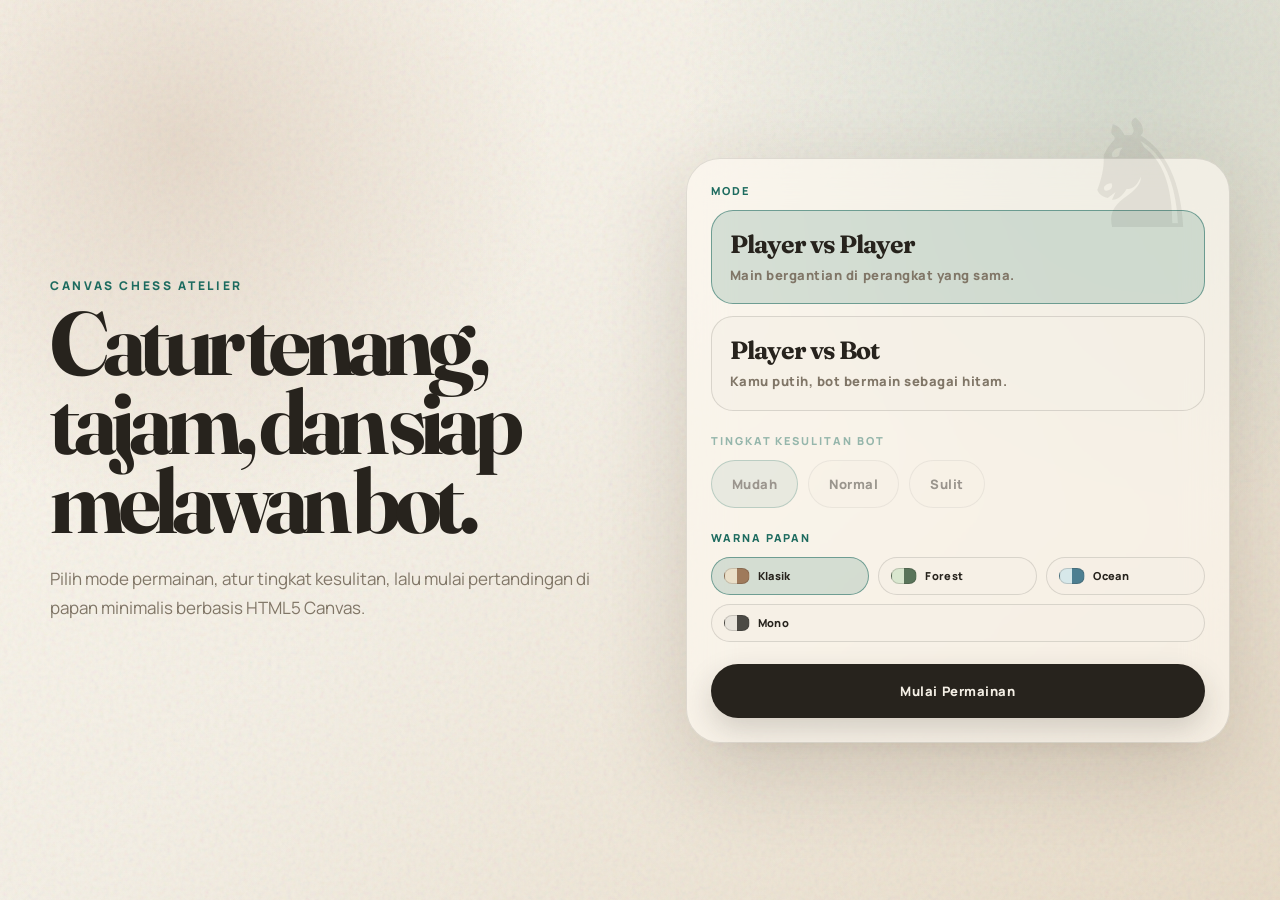
<file: chess-canvas/index.html>
<!DOCTYPE html>
<html lang="id">
<head>
  <meta charset="UTF-8" />
  <meta name="viewport" content="width=device-width, initial-scale=1.0" />
  <title>Canvas Chess</title>
  <link rel="preconnect" href="https://fonts.googleapis.com">
  <link rel="preconnect" href="https://fonts.gstatic.com" crossorigin>
  <link href="https://fonts.googleapis.com/css2?family=Fraunces:opsz,wght@9..144,600;9..144,700&family=Manrope:wght@400;600;700&display=swap" rel="stylesheet">
  <link rel="stylesheet" href="style.css" />
</head>
<body>
  <main class="shell">
    <section id="menuScreen" class="menu-screen">
      <div class="menu-copy">
        <p class="eyebrow">Canvas Chess Atelier</p>
        <h1>Catur tenang, tajam, dan siap melawan bot.</h1>
        <p class="menu-lead">Pilih mode permainan, atur tingkat kesulitan, lalu mulai pertandingan di papan minimalis berbasis HTML5 Canvas.</p>
      </div>

      <div class="menu-card">
        <div class="menu-group">
          <span class="label">Mode</span>
          <div class="option-grid">
            <button class="option-button active" type="button" data-mode="pvp">
              <strong>Player vs Player</strong>
              <span>Main bergantian di perangkat yang sama.</span>
            </button>
            <button class="option-button" type="button" data-mode="bot">
              <strong>Player vs Bot</strong>
              <span>Kamu putih, bot bermain sebagai hitam.</span>
            </button>
          </div>
        </div>

        <div id="difficultyGroup" class="menu-group muted-group">
          <span class="label">Tingkat Kesulitan Bot</span>
          <div class="difficulty-row">
            <button class="pill-option active" type="button" data-difficulty="easy">Mudah</button>
            <button class="pill-option" type="button" data-difficulty="normal">Normal</button>
            <button class="pill-option" type="button" data-difficulty="hard">Sulit</button>
          </div>
        </div>

        <div class="menu-group">
          <span class="label">Warna Papan</span>
          <div class="theme-row">
            <button class="theme-option active" type="button" data-board-theme="classic"><span style="--light:#eadfc8;--dark:#9f7a5b"></span>Klasik</button>
            <button class="theme-option" type="button" data-board-theme="forest"><span style="--light:#d9e7cf;--dark:#59745a"></span>Forest</button>
            <button class="theme-option" type="button" data-board-theme="ocean"><span style="--light:#d7e8ea;--dark:#4d7f91"></span>Ocean</button>
            <button class="theme-option" type="button" data-board-theme="mono"><span style="--light:#e8e4dc;--dark:#4c4a45"></span>Mono</button>
          </div>
        </div>

        <button id="startGame" class="start-button" type="button">Mulai Permainan</button>
      </div>
    </section>

    <section id="gameScreen" class="game-screen hidden">
      <section class="hero game-hud">
        <div class="hud-title">
          <p class="eyebrow">Canvas Chess</p>
          <h1>Battle Board</h1>
        </div>
        <div class="hero-actions hud-actions">
          <button id="backMenu" class="ghost-button" type="button">Menu</button>
          <button id="newGame" type="button">Restart</button>
        </div>
      </section>

      <section class="game-card">
        <div class="board-stage">
          <div class="board-wrap">
            <canvas id="board" width="720" height="720" aria-label="Papan permainan catur"></canvas>
          </div>
        </div>

        <aside class="panel hud-panel">
          <div class="status-block">
            <span class="label">Mode</span>
            <strong id="modeText">Player vs Player</strong>
            <p id="difficultyText">Tanpa bot</p>
          </div>
          <div class="status-block">
            <span class="label">Giliran</span>
            <strong id="turnText">Putih</strong>
          </div>
          <div class="status-block">
            <span class="label">Status</span>
            <p id="statusText">Pilih bidak untuk melihat langkah legal.</p>
          </div>
          <div class="status-block">
            <span class="label">Warna Papan</span>
            <div class="theme-row compact">
              <button class="theme-option active" type="button" data-board-theme="classic"><span style="--light:#eadfc8;--dark:#9f7a5b"></span>Klasik</button>
              <button class="theme-option" type="button" data-board-theme="forest"><span style="--light:#d9e7cf;--dark:#59745a"></span>Forest</button>
              <button class="theme-option" type="button" data-board-theme="ocean"><span style="--light:#d7e8ea;--dark:#4d7f91"></span>Ocean</button>
              <button class="theme-option" type="button" data-board-theme="mono"><span style="--light:#e8e4dc;--dark:#4c4a45"></span>Mono</button>
            </div>
          </div>
          <div class="captured">
            <span class="label">Bidak Tertangkap</span>
            <div>
              <p>Putih menangkap</p>
              <div id="whiteCaptured" class="pieces"></div>
            </div>
            <div>
              <p>Hitam menangkap</p>
              <div id="blackCaptured" class="pieces"></div>
            </div>
          </div>
          <div class="hint">
            <span>Klik bidak, lalu klik kotak tujuan.</span>
            <span>Termasuk rokade, promosi ratu, skak, dan skakmat.</span>
          </div>
        </aside>
      </section>

      <div id="statusPopup" class="status-popup hidden" role="dialog" aria-live="polite" aria-modal="true">
        <div class="popup-card">
          <span id="popupKicker" class="label">Skak</span>
          <strong id="popupTitle">Check!</strong>
          <p id="popupMessage">Raja sedang diserang.</p>
          <div class="popup-actions">
            <button id="popupContinue" class="ghost-button" type="button">Lanjut</button>
            <button id="popupNewGame" type="button">Game Baru</button>
          </div>
        </div>
      </div>
    </section>
  </main>

  <script src="script.js"></script>
</body>
</html>
</file>
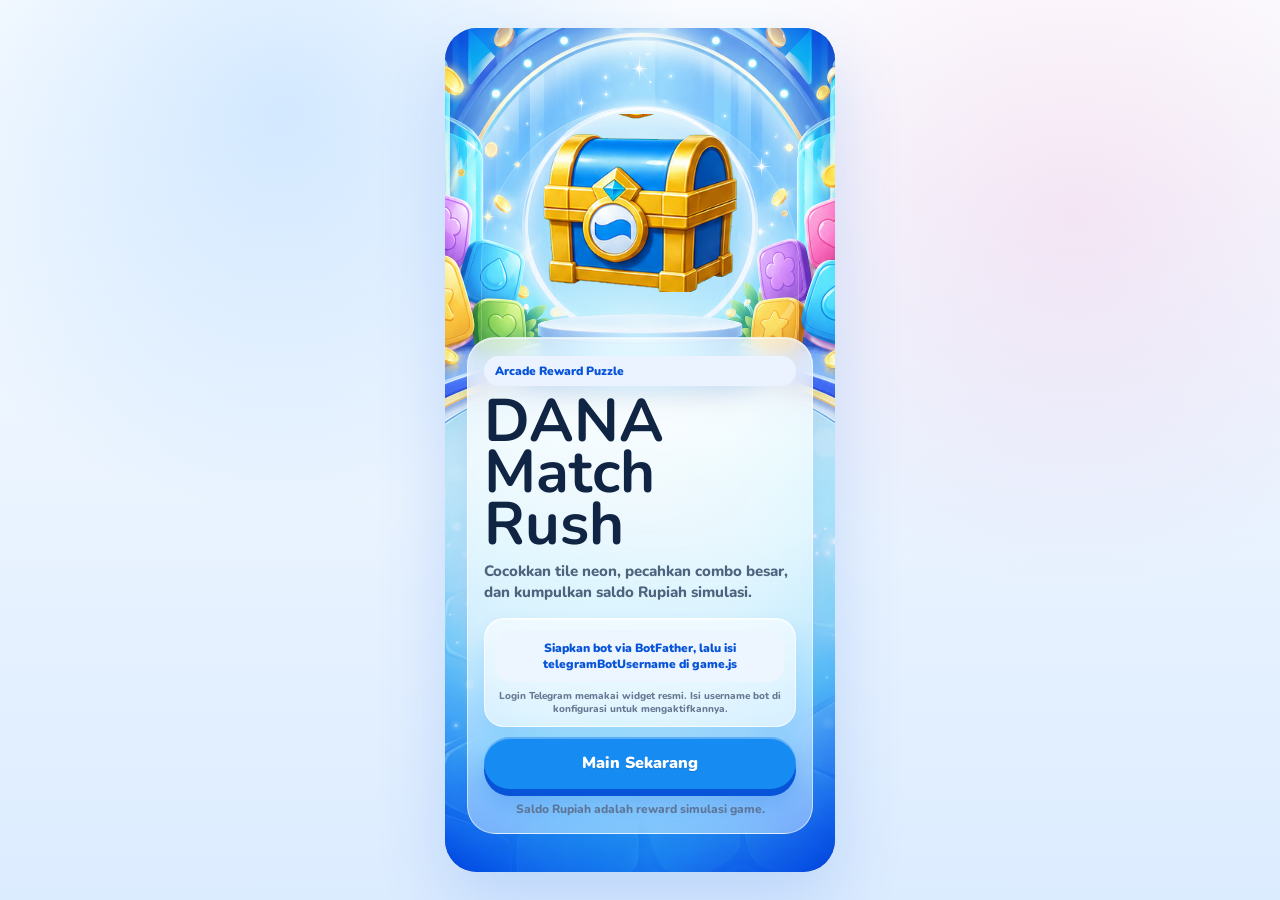
<file: dana-match-puzzle/index.html>
<!DOCTYPE html>
<html lang="id">
<head>
  <meta charset="UTF-8" />
  <meta name="viewport" content="width=device-width, initial-scale=1.0, maximum-scale=1.0, user-scalable=no" />
  <title>DANA Match Rush</title>
  <link rel="stylesheet" href="styles.css" />
</head>
<body>
  <main class="phone-shell">
    <section class="game-card">
      <canvas id="gameCanvas" width="390" height="844" aria-label="Game match 3 DANA Match Rush"></canvas>

      <div class="top-bar">
        <div class="brand-pill balance-pill"><img src="assets/generated/sprites/app_emblem.png" alt="" /><b id="topBalanceText">0</b></div>
        <button class="round-button" id="soundBtn" aria-label="Toggle suara">&#9835;</button>
      </div>

      <div class="hud-row">
        <div class="hud-chip coin"><span class="hud-icon"><img src="assets/generated/sprites/tile_coin.png" alt="" /></span><b id="coinText">0</b></div>
        <div class="hud-chip level"><span class="hud-icon level-icon">Lv</span><b id="levelText">1</b></div>
        <div class="hud-chip moves"><span class="hud-icon moves-icon">Mv</span><b id="movesText">24</b></div>
      </div>

      <div id="toast" class="toast hidden">Selamat datang!</div>

      <nav class="bottom-dock">
        <button id="homeBtn" class="active"><span><img src="assets/generated/sprites/nav_home.png" alt="" /></span><b>Main</b></button>
        <button data-panel="rewardPanel"><span><img src="assets/generated/sprites/nav_reward.png" alt="" /></span><b>Hadiah</b></button>
        <button data-panel="missionPanel"><span><img src="assets/generated/sprites/nav_mission.png" alt="" /></span><b>Misi</b></button>
        <button data-panel="boosterPanel"><span><img src="assets/generated/sprites/nav_booster.png" alt="" /></span><b>Booster</b></button>
      </nav>

      <section id="rewardPanel" class="sheet hidden">
        <header><h2>Dompet Hadiah</h2><button class="close-sheet">&times;</button></header>
        <div class="wallet-card">
          <img src="assets/generated/sprites/reward_wallet.png" alt="" />
          <div>
            <small>Saldo Rupiah Simulasi</small>
            <strong id="sheetBalance">Rp0</strong>
            <p>Reward bertambah saat level selesai. Ini hanya saldo simulasi game.</p>
          </div>
        </div>
        <button id="withdrawJumpBtn" class="primary-cta">Tarik ke DANA</button>
        <form id="withdrawForm" class="withdraw-form hidden">
          <div class="withdraw-method"><span>Metode</span><b>DANA only</b></div>
          <label class="withdraw-field">Nomor DANA<input id="danaNumberInput" type="tel" inputmode="numeric" autocomplete="off" placeholder="08xxxxxxxxxx" /></label>
          <label class="withdraw-field">Nominal tarik<input id="withdrawAmountInput" type="number" inputmode="numeric" min="10" placeholder="Minimal Rp10" /></label>
          <button class="primary-cta" type="submit">Konfirmasi Penarikan</button>
          <p class="sheet-note">Penarikan ini hanya simulasi game dan tidak mengirim uang sungguhan.</p>
        </form>
        <div class="withdraw-log" id="withdrawLog"></div>
        <div class="reward-log" id="rewardLog"></div>
      </section>

      <section id="missionPanel" class="sheet hidden">
        <header><h2>Misi Harian</h2><button class="close-sheet">&times;</button></header>
        <div class="mission-list" id="missionList"></div>
      </section>

      <section id="boosterPanel" class="sheet hidden">
        <header><h2>Booster Kilat</h2><button class="close-sheet">&times;</button></header>
        <div class="booster-grid">
          <button class="booster-card" data-booster="hammer"><img src="assets/generated/sprites/booster_hammer.png" alt="" /><span class="booster-copy"><b>Hammer</b><small id="hammerText">0 stok</small></span><em>120 koin</em></button>
          <button class="booster-card" data-booster="shuffle"><img src="assets/generated/sprites/booster_shuffle.png" alt="" /><span class="booster-copy"><b>Shuffle</b><small id="shuffleText">0 stok</small></span><em>90 koin</em></button>
          <button class="booster-card" data-booster="moves"><img src="assets/generated/sprites/booster_moves.png" alt="" /><span class="booster-copy"><b>Moves</b><small id="extraMovesText">0 stok</small></span><em>150 koin</em></button>
        </div>
        <p class="sheet-note">Tap kartu untuk membeli. Hammer aktif saat stok tersedia lalu tap tile di board.</p>
        <button id="resetBtn" class="ghost-cta">Reset progress</button>
      </section>

      <div id="startScreen" class="start-screen">
        <img class="start-art" src="assets/generated/sprites/reward_chest.png" alt="" />
        <div class="start-copy">
          <div class="start-badge">Arcade Reward Puzzle</div>
          <h1>DANA<br/>Match Rush</h1>
          <p>Cocokkan tile neon, pecahkan combo besar, dan kumpulkan saldo Rupiah simulasi.</p>
          <div class="telegram-login-card">
            <div id="telegramProfile" class="telegram-profile hidden"></div>
            <div id="telegramLoginBox" class="telegram-login-box"></div>
            <small class="telegram-note">Login Telegram memakai widget resmi. Isi username bot di konfigurasi untuk mengaktifkannya.</small>
          </div>
          <button id="startBtn" class="start-button">Main Sekarang</button>
          <small>Saldo Rupiah adalah reward simulasi game.</small>
        </div>
      </div>
    </section>
  </main>
  <script src="game.js"></script>
</body>
</html>
</file>
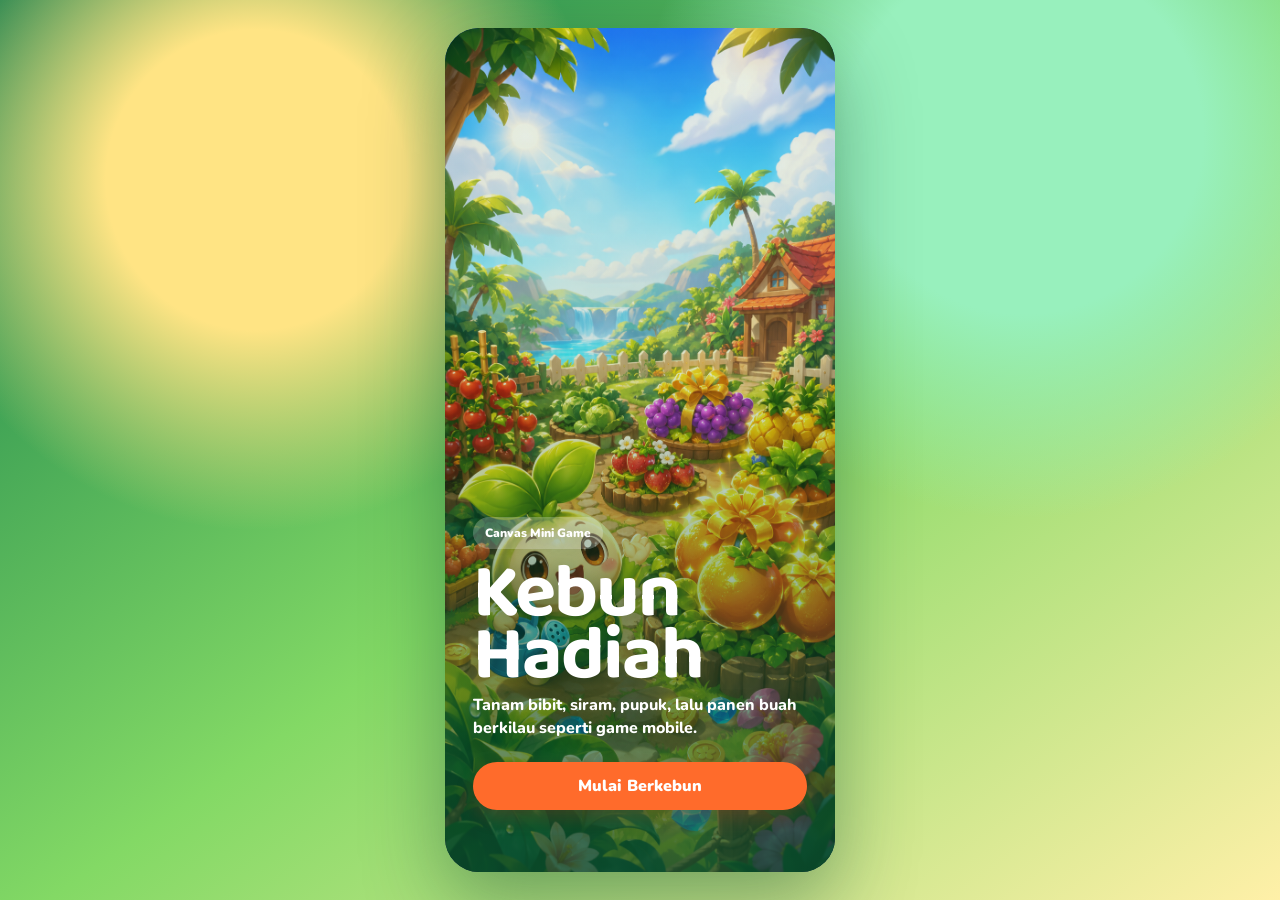
<file: shopee-tanam-canvas/index.html>
<!DOCTYPE html>
<html lang="id">
<head>
  <meta charset="UTF-8" />
  <meta name="viewport" content="width=device-width, initial-scale=1.0, maximum-scale=1.0, user-scalable=no" />
  <title>Kebun Hadiah Canvas</title>
  <link rel="stylesheet" href="styles.css" />
</head>
<body>
  <main class="phone-shell">
    <section class="game-card">
      <canvas id="gameCanvas" width="390" height="844" aria-label="Game kebun hadiah"></canvas>

      <div class="top-safe">
        <button class="round-button" id="soundBtn" aria-label="Toggle suara">♪</button>
      </div>

      <div class="hud-row">
        <div class="hud-chip coin"><span>●</span><b id="coinText">0</b></div>
        <div class="hud-chip gem"><span>◆</span><b id="gemText">0</b></div>
        <div class="hud-chip level"><span>Lv</span><b id="levelText">1</b></div>
      </div>

      <div class="resource-strip">
        <button class="resource-card active" data-tool="seed"><span class="tool-art seed-art"></span><b id="seedText">6</b><small id="seedNameText">Benih</small></button>
        <button class="resource-card" data-tool="water"><span class="tool-art water-art"></span><b id="waterText">4</b><small>Air</small></button>
        <button class="resource-card" data-tool="fertilizer"><span class="tool-art fert-art"></span><b id="fertText">2</b><small>Pupuk</small></button>
      </div>

      <div class="xp-wrap">
        <div class="xp-label"><span>XP Panen</span><b id="xpText">0/120</b></div>
        <div class="xp-track"><div id="xpFill"></div></div>
      </div>

      <div id="toast" class="toast hidden">Selamat datang di kebun!</div>

      <nav class="bottom-dock">
        <button data-panel="shopPanel"><span>🛒</span><b>Toko</b></button>
        <button id="homeBtn" class="primary-action active"><span>🌱</span><b>Kebun</b></button>
        <button data-panel="questPanel"><span>📋</span><b>Misi</b></button>
        <button data-panel="giftPanel"><span>🎁</span><b>Bonus</b></button>
      </nav>

      <section id="shopPanel" class="sheet hidden">
        <header><h2>Toko Mini Kebun</h2><button class="close-sheet">×</button></header>
        <p class="sheet-copy">Isi ulang item untuk mempercepat panen.</p>
        <div class="shop-grid seed-shop" id="seedShop"></div>
        <div class="shop-grid item-shop">
          <button class="buy-card" data-buy="water"><span class="big water-art"></span><b>+5 Air</b><small>35 koin</small></button>
          <button class="buy-card" data-buy="fertilizer"><span class="big fert-art"></span><b>+3 Pupuk</b><small>50 koin</small></button>
        </div>
      </section>

      <section id="questPanel" class="sheet hidden">
        <header><h2>Misi Hari Ini</h2><button class="close-sheet">×</button></header>
        <div class="quest-list" id="questList"></div>
        <button id="claimQuest" class="cta">Klaim misi selesai</button>
      </section>

      <section id="giftPanel" class="sheet hidden">
        <header><h2>Bonus Berkebun</h2><button class="close-sheet">×</button></header>
        <div class="gift-orb">✦</div>
        <p class="sheet-copy">Ambil bonus harian untuk lanjut menanam.</p>
        <button id="claimGift" class="cta">Klaim +80 Koin +2 Air</button>
      </section>

      <div id="startScreen" class="start-screen">
        <div class="start-badge">Canvas Mini Game</div>
        <h1>Kebun<br/>Hadiah</h1>
        <p>Tanam bibit, siram, pupuk, lalu panen buah berkilau seperti game mobile.</p>
        <button id="startBtn" class="start-button">Mulai Berkebun</button>
      </div>
    </section>
  </main>
  <script src="game.js"></script>
</body>
</html>
</file>
<file: chess-canvas/style.css>
:root {
  --paper: #f4efe5;
  --ink: #27231d;
  --muted: #807667;
  --line: rgba(39, 35, 29, .14);
  --ivory: #eadfc8;
  --clay: #9f7a5b;
  --accent: #1d6b5f;
  --accent-soft: rgba(29, 107, 95, .16);
  --shadow: 0 28px 90px rgba(57, 41, 25, .17);
}

* { box-sizing: border-box; }

body {
  min-height: 100vh;
  margin: 0;
  color: var(--ink);
  font-family: Manrope, sans-serif;
  background:
    radial-gradient(circle at 14% 16%, rgba(157, 112, 76, .20), transparent 28%),
    radial-gradient(circle at 88% 8%, rgba(29, 107, 95, .13), transparent 32%),
    linear-gradient(135deg, #fbf7ee 0%, var(--paper) 45%, #e8dcc9 100%);
  overflow-x: hidden;
}

body::before {
  content: "";
  position: fixed;
  inset: 0;
  pointer-events: none;
  opacity: .28;
  background-image: url("data:image/svg+xml,%3Csvg viewBox='0 0 250 250' xmlns='http://www.w3.org/2000/svg'%3E%3Cfilter id='n'%3E%3CfeTurbulence type='fractalNoise' baseFrequency='.75' numOctaves='3' stitchTiles='stitch'/%3E%3C/filter%3E%3Crect width='100%25' height='100%25' filter='url(%23n)' opacity='.35'/%3E%3C/svg%3E");
  mix-blend-mode: multiply;
}

.shell {
  width: min(1180px, calc(100vw - 32px));
  margin: 0 auto;
  padding: 44px 0;
  position: relative;
}

.hidden { display: none !important; }

.menu-screen {
  min-height: calc(100vh - 88px);
  display: grid;
  grid-template-columns: 1.05fr .95fr;
  gap: 34px;
  align-items: center;
}

.menu-copy h1 {
  max-width: 720px;
  margin: 0;
  font-family: Fraunces, serif;
  font-size: clamp(48px, 7vw, 96px);
  line-height: .88;
  letter-spacing: -.07em;
}

.menu-lead {
  max-width: 570px;
  margin: 24px 0 0;
  color: var(--muted);
  font-size: 17px;
  line-height: 1.7;
}

.menu-card {
  position: relative;
  display: grid;
  gap: 22px;
  padding: 24px;
  border: 1px solid rgba(39, 35, 29, .12);
  border-radius: 34px;
  background: rgba(255, 251, 243, .62);
  box-shadow: var(--shadow);
  backdrop-filter: blur(22px);
}

.menu-card::before {
  content: "♞";
  position: absolute;
  right: 22px;
  top: -58px;
  color: rgba(39, 35, 29, .08);
  font-family: Georgia, serif;
  font-size: 150px;
  line-height: 1;
  pointer-events: none;
}

.menu-group {
  display: grid;
  gap: 12px;
}

.muted-group {
  opacity: .45;
  transition: opacity .2s ease;
}

.muted-group.enabled { opacity: 1; }

.option-grid {
  display: grid;
  gap: 12px;
}

button {
  border: 1px solid var(--line);
  border-radius: 999px;
  padding: 14px 20px;
  color: var(--paper);
  background: var(--ink);
  font: 800 13px Manrope, sans-serif;
  letter-spacing: .04em;
  cursor: pointer;
  box-shadow: 0 12px 30px rgba(39, 35, 29, .18);
  transition: transform .2s ease, background .2s ease, border-color .2s ease;
}

button:hover { transform: translateY(-2px); background: var(--accent); }

.option-button {
  display: grid;
  gap: 7px;
  width: 100%;
  padding: 18px;
  border-radius: 22px;
  color: var(--ink);
  background: rgba(244, 239, 229, .62);
  text-align: left;
  box-shadow: none;
}

.option-button strong {
  font-family: Fraunces, serif;
  font-size: 25px;
  letter-spacing: -.04em;
}

.option-button span {
  color: var(--muted);
  font-size: 13px;
  line-height: 1.5;
}

.option-button.active, .pill-option.active {
  border-color: rgba(29, 107, 95, .56);
  background: var(--accent-soft);
}

.difficulty-row {
  display: flex;
  flex-wrap: wrap;
  gap: 10px;
}

.pill-option {
  color: var(--ink);
  background: rgba(244, 239, 229, .66);
  box-shadow: none;
}

.theme-row {
  display: flex;
  flex-wrap: wrap;
  gap: 9px;
}

.theme-row.compact {
  margin-top: 10px;
  gap: 8px;
}

.theme-option {
  display: inline-flex;
  align-items: center;
  gap: 8px;
  min-width: 0;
  flex: 1 1 124px;
  justify-content: flex-start;
  padding: 10px 12px;
  color: var(--ink);
  background: rgba(244, 239, 229, .66);
  box-shadow: none;
  font-size: 11px;
  letter-spacing: .03em;
}

.theme-row.compact .theme-option {
  flex-basis: calc(50% - 4px);
  padding: 9px 10px;
}

.theme-option span {
  width: 26px;
  height: 16px;
  flex: 0 0 auto;
  border: 1px solid rgba(39, 35, 29, .18);
  border-radius: 999px;
  background: linear-gradient(90deg, var(--light) 0 50%, var(--dark) 50% 100%);
}

.theme-option.active {
  border-color: rgba(29, 107, 95, .56);
  background: var(--accent-soft);
}

.start-button {
  width: 100%;
  padding: 17px 22px;
}

.hero {
  display: flex;
  justify-content: space-between;
  align-items: end;
  gap: 24px;
  margin-bottom: 24px;
}

.hero-actions {
  display: flex;
  gap: 10px;
  align-items: center;
}

.ghost-button {
  color: var(--ink);
  background: rgba(244, 239, 229, .72);
  box-shadow: none;
}

.ghost-button:hover { color: var(--paper); }

.eyebrow {
  margin: 0 0 10px;
  color: var(--accent);
  font-size: 12px;
  font-weight: 800;
  letter-spacing: .22em;
  text-transform: uppercase;
}

h1 {
  max-width: 640px;
  margin: 0;
  font-family: Fraunces, serif;
  font-size: clamp(38px, 6vw, 76px);
  line-height: .92;
  letter-spacing: -.06em;
}

.game-card {
  display: grid;
  grid-template-columns: minmax(0, 1fr) minmax(280px, 320px);
  gap: 22px;
  align-items: start;
  padding: 18px;
  border: 1px solid rgba(39, 35, 29, .12);
  border-radius: 34px;
  background: rgba(255, 251, 243, .55);
  box-shadow: var(--shadow);
  backdrop-filter: blur(22px);
}

.board-stage {
  min-width: 0;
}

.board-wrap {
  position: relative;
  width: min(100%, 720px);
  aspect-ratio: 1;
  border-radius: 24px;
  padding: 14px;
  background: linear-gradient(145deg, rgba(255,255,255,.42), rgba(100,72,48,.12));
  border: 1px solid rgba(39, 35, 29, .10);
}

canvas {
  display: block;
  width: 100%;
  height: 100%;
  border-radius: 18px;
  cursor: pointer;
  box-shadow: inset 0 0 0 1px rgba(39, 35, 29, .18);
}

.panel {
  display: flex;
  flex-direction: column;
  gap: 16px;
  padding: 22px;
  border-radius: 24px;
  background: rgba(244, 239, 229, .72);
  border: 1px solid rgba(39, 35, 29, .10);
}

.status-block, .captured, .hint {
  padding-bottom: 16px;
  border-bottom: 1px solid var(--line);
}

.status-block strong {
  display: block;
  margin-top: 6px;
  font-family: Fraunces, serif;
  font-size: 30px;
  letter-spacing: -.04em;
}

.status-block p, .captured p, .hint span {
  margin: 7px 0 0;
  color: var(--muted);
  font-size: 14px;
  line-height: 1.55;
}

.label {
  color: var(--accent);
  font-size: 11px;
  font-weight: 900;
  letter-spacing: .18em;
  text-transform: uppercase;
}

.captured {
  display: grid;
  gap: 14px;
}

.pieces {
  min-height: 32px;
  color: var(--ink);
  font-size: 25px;
  letter-spacing: 2px;
}

.hint {
  margin-top: auto;
  padding: 16px;
  border: 1px solid var(--line);
  border-radius: 18px;
  background: var(--accent-soft);
}

.hint span { display: block; color: #355d56; }

.status-popup {
  position: fixed;
  inset: 0;
  z-index: 20;
  display: grid;
  place-items: center;
  padding: 24px;
  background: rgba(39, 35, 29, .22);
  backdrop-filter: blur(8px);
}

.popup-card {
  width: min(440px, 100%);
  padding: 28px;
  border: 1px solid rgba(39, 35, 29, .14);
  border-radius: 30px;
  background: rgba(255, 251, 243, .92);
  box-shadow: 0 34px 100px rgba(39, 35, 29, .28);
  text-align: center;
  animation: popupIn .26s ease both;
}

.popup-card strong {
  display: block;
  margin-top: 8px;
  font-family: Fraunces, serif;
  font-size: clamp(42px, 8vw, 68px);
  line-height: .9;
  letter-spacing: -.06em;
}

.popup-card p {
  margin: 16px auto 0;
  max-width: 320px;
  color: var(--muted);
  line-height: 1.6;
}

.popup-actions {
  display: flex;
  justify-content: center;
  gap: 10px;
  margin-top: 24px;
}

.status-popup.final .popup-card {
  background: linear-gradient(145deg, rgba(255,251,243,.95), rgba(29,107,95,.13));
}

@keyframes popupIn {
  from { opacity: 0; transform: translateY(12px) scale(.96); }
  to { opacity: 1; transform: translateY(0) scale(1); }
}

@media (max-width: 900px) {
  .menu-screen { grid-template-columns: 1fr; align-items: start; padding-top: 24px; }
  .hero { align-items: start; flex-direction: column; }
  .game-card { grid-template-columns: 1fr; }
  .board-wrap { margin: 0 auto; }
  .panel { min-height: auto; }
}

@media (max-width: 640px) {
  body {
    background:
      radial-gradient(circle at 50% -10%, rgba(29, 107, 95, .18), transparent 34%),
      linear-gradient(180deg, #fbf7ee 0%, #efe4d1 100%);
  }

  body::before { opacity: .16; }

  .shell {
    width: 100%;
    min-height: 100vh;
    padding: 0;
  }

  .menu-screen {
    min-height: 100vh;
    display: flex;
    flex-direction: column;
    gap: 18px;
    padding: max(22px, env(safe-area-inset-top)) 16px max(18px, env(safe-area-inset-bottom));
  }

  .menu-copy h1 {
    font-size: clamp(42px, 14vw, 62px);
    line-height: .88;
  }

  .menu-lead {
    margin-top: 16px;
    font-size: 15px;
    line-height: 1.55;
  }

  .menu-card {
    gap: 16px;
    margin-top: auto;
    padding: 18px;
    border-radius: 28px 28px 0 0;
    border-inline: 0;
    border-bottom: 0;
    background: rgba(255, 251, 243, .82);
    box-shadow: 0 -18px 70px rgba(57, 41, 25, .13);
  }

  .menu-card::before { display: none; }

  .game-screen {
    min-height: 100vh;
    padding: max(10px, env(safe-area-inset-top)) 10px max(18px, env(safe-area-inset-bottom));
  }

  .hero {
    position: sticky;
    top: 0;
    z-index: 10;
    flex-direction: row;
    align-items: center;
    gap: 10px;
    margin: -10px -10px 10px;
    padding: 12px 12px 10px;
    background: rgba(244, 239, 229, .82);
    border-bottom: 1px solid rgba(39, 35, 29, .08);
    backdrop-filter: blur(18px);
  }

  .hero .eyebrow { display: none; }

  .hero h1 {
    max-width: 160px;
    font-size: 24px;
    line-height: .95;
    letter-spacing: -.05em;
  }

  .hero-actions {
    width: auto;
    margin-left: auto;
    gap: 8px;
  }

  .hero-actions button {
    padding: 10px 12px;
    font-size: 11px;
    box-shadow: none;
  }

  .game-card {
    display: flex;
    flex-direction: column;
    gap: 12px;
    padding: 0;
    border: 0;
    border-radius: 0;
    background: transparent;
    box-shadow: none;
    backdrop-filter: none;
  }

  .board-wrap {
    width: 100%;
    padding: 8px;
    border-radius: 22px;
    background: rgba(255, 251, 243, .72);
    box-shadow: 0 18px 50px rgba(57, 41, 25, .16);
  }

  canvas { border-radius: 16px; }

  .panel {
    display: grid;
    grid-template-columns: repeat(2, minmax(0, 1fr));
    gap: 10px;
    padding: 0;
    border: 0;
    background: transparent;
  }

  .status-block, .captured, .hint {
    min-width: 0;
    padding: 12px;
    border: 1px solid rgba(39, 35, 29, .10);
    border-radius: 18px;
    background: rgba(255, 251, 243, .70);
  }

  .status-block strong {
    font-size: 23px;
  }

  .status-block p, .captured p, .hint span {
    font-size: 12px;
    line-height: 1.45;
  }

  .status-block:nth-child(3),
  .status-block:nth-child(4),
  .captured,
  .hint {
    grid-column: 1 / -1;
  }

  .captured {
    grid-template-columns: 1fr 1fr;
  }

  .captured > .label {
    grid-column: 1 / -1;
  }

  .pieces {
    min-height: 24px;
    font-size: 20px;
  }

  .hint {
    margin-top: 0;
  }

  .popup-card {
    border-radius: 28px;
  }
}

@media (max-width: 560px) {
  .difficulty-row { width: 100%; }
  .pill-option { flex: 1; }
  .theme-option { flex-basis: 100%; }
  .theme-row.compact .theme-option { flex-basis: calc(50% - 4px); }
}

@media (max-width: 390px) {
  .hero h1 { font-size: 21px; }
  .hero-actions button { padding: 9px 10px; }
  .panel { grid-template-columns: 1fr; }
  .status-block:nth-child(1),
  .status-block:nth-child(2) {
    grid-column: 1 / -1;
  }
  .captured { grid-template-columns: 1fr; }
}
</file>
<file: dana-match-puzzle/styles.css>
@import url('https://fonts.googleapis.com/css2?family=Nunito:wght@600;700;800;900&display=swap');

:root {
  --bg: #eef6ff;
  --card: #ffffff;
  --panel: rgba(255, 255, 255, .9);
  --ink: #102443;
  --muted: #6f7f96;
  --line: rgba(16, 36, 67, .1);
  --blue: #1388ff;
  --deep-blue: #0754d9;
  --teal: #16c8bd;
  --violet: #8f39f6;
  --pink: #f23595;
  --gold: #ffb52e;
  --amber: #ff8f18;
}

* { box-sizing: border-box; -webkit-tap-highlight-color: transparent; }
html, body { margin: 0; width: 100%; height: 100%; overflow: hidden; }
body {
  display: grid;
  place-items: center;
  color: var(--ink);
  font-family: 'Nunito', sans-serif;
  background:
    radial-gradient(circle at 22% 12%, rgba(19, 136, 255, .16), transparent 32%),
    radial-gradient(circle at 84% 24%, rgba(242, 53, 149, .1), transparent 30%),
    linear-gradient(180deg, #fbfdff, #dcecff);
}

.phone-shell {
  width: min(100vw, 430px);
  height: min(100vh, 932px);
  padding: 12px;
  display: grid;
  place-items: center;
}
.game-card {
  position: relative;
  width: 100%;
  height: 100%;
  max-width: 390px;
  max-height: 844px;
  overflow: hidden;
  border-radius: 32px;
  background: var(--bg);
  box-shadow: 0 28px 70px rgba(7, 84, 217, .16), inset 0 0 0 1px rgba(255,255,255,.92);
}
canvas { width: 100%; height: 100%; display: block; touch-action: none; }
button { font: inherit; border: 0; cursor: pointer; color: inherit; }

button {
  transform: translateY(0);
}
button:active {
  transform: translateY(2px);
}

.top-bar {
  position: absolute;
  top: 14px;
  left: 14px;
  right: 14px;
  z-index: 5;
  display: flex;
  justify-content: space-between;
  align-items: center;
  pointer-events: none;
}
.brand-pill, .round-button, .hud-chip, .bottom-dock, .sheet {
  backdrop-filter: blur(20px) saturate(1.18);
  -webkit-backdrop-filter: blur(20px) saturate(1.18);
}
.brand-pill {
  pointer-events: auto;
  display: flex;
  align-items: center;
  gap: 7px;
  min-height: 38px;
  min-width: 128px;
  padding: 5px 14px 5px 6px;
  border-radius: 999px;
  background: rgba(255,255,255,.78);
  border: 1px solid rgba(255,255,255,.62);
  box-shadow: 0 10px 22px rgba(7, 84, 217, .14);
}
.balance-pill {
  min-width: 96px;
}
.brand-pill img {
  width: 28px;
  height: 28px;
  object-fit: contain;
  filter: drop-shadow(0 5px 6px rgba(7, 84, 217, .16));
}
.brand-pill span {
  padding: 4px 7px;
  border-radius: 999px;
  background: #168cf3;
  color: #fff;
  font-size: 11px;
  font-weight: 900;
  box-shadow: inset 0 1px 0 rgba(255,255,255,.34);
}
.brand-pill b {
  min-width: 0;
  max-width: 78px;
  overflow: hidden;
  text-overflow: ellipsis;
  white-space: nowrap;
  font-size: 13px;
  letter-spacing: 0;
  color: var(--deep-blue);
}
.round-button {
  pointer-events: auto;
  width: 34px;
  height: 34px;
  border-radius: 50%;
  background: #f8fbff;
  border: 1px solid rgba(255,255,255,.86);
  box-shadow: 0 4px 0 #c5daf4, 0 10px 20px rgba(7, 84, 217, .12), inset 0 2px 0 rgba(255,255,255,.9);
  font-weight: 900;
  color: var(--deep-blue);
}
.round-button:active {
  box-shadow: 0 2px 0 #c5daf4, 0 6px 12px rgba(7, 84, 217, .1), inset 0 2px 0 rgba(255,255,255,.9);
}

.hud-row {
  position: absolute;
  top: 58px;
  left: 118px;
  right: 58px;
  z-index: 4;
  display: grid;
  grid-template-columns: 1fr .74fr .82fr;
  gap: 5px;
}
.hud-chip {
  min-height: 30px;
  display: flex;
  align-items: center;
  justify-content: center;
  gap: 4px;
  padding: 0 7px;
  border-radius: 13px;
  background: rgba(255,255,255,.72);
  border: 1px solid rgba(255,255,255,.52);
  box-shadow: 0 6px 14px rgba(16, 36, 67, .08);
  font-size: 12px;
  min-width: 0;
  position: relative;
  overflow: hidden;
}
.hud-icon {
  width: 18px;
  height: 18px;
  display: grid;
  place-items: center;
  flex: 0 0 18px;
  border-radius: 7px;
  color: #fff;
  font-size: 8px;
  font-weight: 900;
  line-height: 1;
}
.hud-icon img {
  width: 20px;
  height: 20px;
  object-fit: contain;
  filter: none;
}
.rp-icon { background: var(--blue); }
.level-icon { background: var(--violet); }
.moves-icon { background: var(--deep-blue); }
.coin .hud-icon img { width: 20px; height: 20px; }
.balance b { color: var(--deep-blue); }
.coin b { color: #a65b00; }
.level b { color: #6e25d5; }
.moves b { color: var(--deep-blue); }
.hud-chip b {
  position: relative;
  z-index: 1;
  overflow: hidden;
  text-overflow: ellipsis;
  white-space: nowrap;
  font-size: 12px;
  line-height: 1;
}
.hud-chip span { font-size: 11px; font-weight: 900; }

.toast {
  position: absolute;
  left: 50%;
  bottom: 126px;
  z-index: 9;
  transform: translateX(-50%);
  max-width: 86%;
  padding: 10px 15px;
  border-radius: 999px;
  color: #fff;
  background: linear-gradient(135deg, #0d6cf2, #933bf4 54%, #f23595);
  box-shadow: 0 14px 28px rgba(7, 84, 217, .22);
  font-size: 13px;
  font-weight: 900;
  text-align: center;
  animation: pop .22s ease;
}
.hidden { display: none !important; }

.bottom-dock {
  position: absolute;
  left: 14px;
  right: 14px;
  bottom: 14px;
  z-index: 6;
  display: grid;
  grid-template-columns: repeat(4, 1fr);
  gap: 7px;
  padding: 8px;
  border-radius: 28px;
  background: rgba(255,255,255,.78);
  border: 1px solid rgba(255,255,255,.68);
  box-shadow: 0 18px 38px rgba(7, 84, 217, .16), inset 0 -2px 0 rgba(16,36,67,.03);
}
.bottom-dock button {
  min-height: 52px;
  display: grid;
  place-items: center;
  gap: 1px;
  border-radius: 20px;
  background: transparent;
  color: var(--muted);
  font-size: 11px;
  font-weight: 900;
  transition: transform .12s ease, box-shadow .12s ease, background .12s ease;
}
.bottom-dock button.active {
  color: #fff;
  background: #168cf3;
  box-shadow: 0 5px 0 #0754d9, 0 12px 18px rgba(7, 84, 217, .22), inset 0 2px 0 rgba(255,255,255,.28);
  text-shadow: 0 1px 0 rgba(0,0,0,.12);
}
.bottom-dock button.active:active {
  box-shadow: 0 2px 0 #0754d9, 0 8px 14px rgba(7, 84, 217, .18), inset 0 2px 0 rgba(255,255,255,.22);
}
.bottom-dock span {
  width: 28px;
  height: 28px;
  display: grid;
  place-items: center;
  line-height: 1;
}
.bottom-dock span img {
  width: 28px;
  height: 28px;
  object-fit: contain;
  filter: drop-shadow(0 2px 3px rgba(16, 36, 67, .18));
}
.bottom-dock button.active span img {
  filter: drop-shadow(0 2px 3px rgba(0, 0, 0, .18)) saturate(1.08);
}

.sheet {
  position: absolute;
  inset: 0;
  z-index: 11;
  padding: 28px 20px 22px;
  max-height: none;
  overflow-y: auto;
  border-radius: 0;
  background:
    radial-gradient(circle at 20% 8%, rgba(19,136,255,.18), transparent 34%),
    radial-gradient(circle at 84% 18%, rgba(242,53,149,.12), transparent 30%),
    linear-gradient(180deg, rgba(250,253,255,.96), rgba(224,240,255,.94)),
    url("assets/generated/main-menu-background.png") center / cover no-repeat;
  border: 0;
  box-shadow: inset 0 0 0 1px rgba(255,255,255,.58);
  animation: modalIn .22s ease;
}
.sheet::before {
  content: "";
  position: fixed;
  inset: 0;
  pointer-events: none;
  background: linear-gradient(180deg, rgba(255,255,255,.12), rgba(255,255,255,.34));
}
.sheet::-webkit-scrollbar {
  width: 9px;
}
.sheet::-webkit-scrollbar-track {
  margin: 18px 0;
  border-radius: 999px;
  background: rgba(255,255,255,.48);
}
.sheet::-webkit-scrollbar-thumb {
  border: 2px solid rgba(255,255,255,.62);
  border-radius: 999px;
  background: linear-gradient(180deg, #168cf3, #16c8bd 58%, #8f39f6);
  box-shadow: inset 0 1px 0 rgba(255,255,255,.5);
}
.sheet::-webkit-scrollbar-thumb:hover {
  background: linear-gradient(180deg, #0754d9, #1388ff 52%, #f23595);
}
.sheet {
  scrollbar-width: thin;
  scrollbar-color: #168cf3 rgba(255,255,255,.48);
}
.sheet > * { position: relative; }
.sheet header {
  position: sticky;
  top: 0;
  z-index: 1;
  display: flex;
  justify-content: space-between;
  align-items: center;
  gap: 12px;
  margin: 0 -4px 18px;
  padding: 8px 0 12px;
}
.sheet h2 {
  margin: 0;
  font-size: 30px;
  line-height: .92;
  color: #102443;
  text-shadow: 0 1px 0 rgba(255,255,255,.7);
}
.close-sheet {
  width: 42px;
  height: 42px;
  border-radius: 50%;
  background: #f7fbff;
  color: var(--deep-blue);
  font-size: 30px;
  line-height: 1;
  box-shadow: 0 4px 0 #cfe0f4, 0 8px 14px rgba(7, 84, 217, .1), inset 0 2px 0 rgba(255,255,255,.92);
}
.close-sheet:active {
  box-shadow: 0 2px 0 #cfe0f4, 0 5px 10px rgba(7, 84, 217, .08), inset 0 2px 0 rgba(255,255,255,.9);
}
.wallet-card {
  display: grid;
  grid-template-columns: 112px 1fr;
  align-items: center;
  gap: 14px;
  padding: 18px;
  border-radius: 26px;
  background:
    linear-gradient(180deg, rgba(255,255,255,.82), rgba(232,244,255,.7)),
    radial-gradient(circle at 0% 0%, rgba(255,181,46,.16), transparent 34%);
  border: 1px solid rgba(255,255,255,.7);
  box-shadow: 0 14px 30px rgba(7,84,217,.14), inset 0 2px 0 rgba(255,255,255,.72);
}
.wallet-card img {
  width: 110px;
  height: 88px;
  object-fit: contain;
  filter: drop-shadow(0 14px 16px rgba(19, 136, 255, .18));
}
.wallet-card small, .sheet-note { color: var(--muted); font-size: 12px; font-weight: 800; line-height: 1.35; }
.wallet-card strong { display: block; margin: 4px 0; font-size: 38px; color: var(--deep-blue); }
.wallet-card p { margin: 0; font-size: 12px; color: var(--muted); }
.reward-log, .mission-list, .withdraw-log { display: grid; gap: 10px; margin-top: 16px; }
.withdraw-form {
  display: grid;
  gap: 11px;
  margin-top: 14px;
  padding: 14px;
  border-radius: 24px;
  background: rgba(255,255,255,.66);
  border: 1px solid rgba(255,255,255,.72);
  box-shadow: 0 10px 22px rgba(7,84,217,.1), inset 0 2px 0 rgba(255,255,255,.62);
}
.withdraw-method {
  display: flex;
  justify-content: space-between;
  align-items: center;
  padding: 11px 12px;
  border-radius: 17px;
  background: #edf6ff;
  color: var(--muted);
  font-size: 12px;
  font-weight: 900;
}
.withdraw-method b { color: var(--deep-blue); }
.withdraw-field {
  display: grid;
  gap: 6px;
  color: var(--deep-blue);
  font-size: 12px;
  font-weight: 900;
}
.withdraw-field input {
  width: 100%;
  min-height: 46px;
  padding: 0 13px;
  border: 1px solid rgba(19,136,255,.18);
  border-radius: 16px;
  outline: 0;
  background: rgba(255,255,255,.9);
  color: var(--ink);
  font: inherit;
  box-shadow: inset 0 2px 0 rgba(255,255,255,.84);
}
.withdraw-field input:focus {
  border-color: rgba(19,136,255,.54);
  box-shadow: 0 0 0 3px rgba(19,136,255,.12), inset 0 2px 0 rgba(255,255,255,.84);
}
.primary-cta {
  width: 100%;
  margin-top: 14px;
  padding: 14px;
  border-radius: 999px;
  color: #fff;
  background: #168cf3;
  font-weight: 900;
  box-shadow: 0 6px 0 #0754d9, 0 13px 20px rgba(7,84,217,.18), inset 0 2px 0 rgba(255,255,255,.28);
}
.withdraw-form .primary-cta { margin-top: 2px; }
.primary-cta:active {
  box-shadow: 0 2px 0 #0754d9, 0 8px 14px rgba(7,84,217,.14), inset 0 2px 0 rgba(255,255,255,.22);
}
.log-item, .mission-item {
  display: flex;
  justify-content: space-between;
  align-items: center;
  gap: 10px;
  min-height: 54px;
  padding: 13px 14px;
  border-radius: 18px;
  background: rgba(255,255,255,.66);
  border: 1px solid rgba(255,255,255,.68);
  box-shadow: 0 8px 18px rgba(7,84,217,.08);
  font-size: 13px;
  font-weight: 900;
}
.log-item b, .mission-item b { color: var(--deep-blue); }
.log-item small {
  display: block;
  margin-top: 4px;
  color: var(--muted);
  font-size: 11px;
  line-height: 1;
}
.withdraw-status.diproses small { color: var(--amber); }
.withdraw-status.sukses small { color: #07977f; }
.withdraw-status.ditolak small { color: var(--pink); }
.withdraw-status.diproses b { color: var(--amber); }
.withdraw-status.sukses b { color: #07977f; }
.withdraw-status.ditolak b { color: var(--pink); }
.mission-item.done {
  background: linear-gradient(135deg, rgba(22,200,189,.14), rgba(255,181,46,.12));
  border-color: rgba(22,200,189,.24);
}
.booster-grid { display: grid; grid-template-columns: 1fr; gap: 12px; }
.booster-card {
  min-height: 96px;
  display: grid;
  grid-template-columns: 84px 1fr auto;
  align-items: center;
  justify-items: start;
  gap: 12px;
  padding: 14px;
  border-radius: 24px;
  background: #f7fbff;
  border: 1px solid rgba(255,255,255,.88);
  box-shadow: 0 5px 0 #cfe0f4, 0 10px 18px rgba(7,84,217,.08), inset 0 2px 0 rgba(255,255,255,.9);
  transition: transform .14s ease, box-shadow .14s ease, border-color .14s ease;
}
.booster-card:hover {
  transform: translateY(-2px);
  border-color: rgba(19, 136, 255, .24);
  box-shadow: 0 7px 0 #c5daf4, 0 14px 22px rgba(7,84,217,.1), inset 0 2px 0 rgba(255,255,255,.9);
}
.booster-card:active {
  box-shadow: 0 2px 0 #c5daf4, 0 7px 12px rgba(7,84,217,.08), inset 0 2px 0 rgba(255,255,255,.86);
}
.booster-card img {
  width: 76px;
  height: 76px;
  object-fit: contain;
  filter: drop-shadow(0 8px 9px rgba(24, 42, 72, .16));
}
.booster-card .booster-copy {
  display: block;
  min-width: 0;
  color: inherit;
}
.booster-card span { font-size: inherit; font-weight: 900; color: inherit; }
.booster-card b { font-size: 18px; color: #102443; }
.booster-card small {
  display: block;
  margin-top: 3px;
  font-style: normal;
  font-size: 12px;
  color: var(--muted);
  font-weight: 900;
}
.booster-card em {
  justify-self: end;
  padding: 8px 10px;
  border-radius: 999px;
  background: #fff4cf;
  color: #a65b00;
  font-style: normal;
  font-size: 11px;
  font-weight: 900;
  box-shadow: inset 0 1px 0 rgba(255,255,255,.86);
}
.ghost-cta {
  width: 100%;
  margin-top: 14px;
  padding: 14px;
  border-radius: 999px;
  color: var(--deep-blue);
  background: #edf6ff;
  font-weight: 900;
  box-shadow: 0 5px 0 #c6d9f0, 0 10px 18px rgba(7,84,217,.1), inset 0 2px 0 rgba(255,255,255,.88);
}
.ghost-cta:active {
  box-shadow: 0 2px 0 #c6d9f0, 0 6px 12px rgba(7,84,217,.08), inset 0 2px 0 rgba(255,255,255,.86);
}

.start-screen {
  position: absolute;
  inset: 0;
  z-index: 10;
  display: flex;
  flex-direction: column;
  justify-content: flex-end;
  padding: 36px 22px 38px;
  background:
    linear-gradient(180deg, rgba(255,255,255,.02) 0%, rgba(221,238,255,.08) 48%, rgba(0,86,220,.16) 100%),
    url("assets/generated/main-menu-background.png") center / cover no-repeat,
    linear-gradient(180deg, #ffffff 0%, #f4f9ff 52%, #dcecff 100%);
}
.start-screen::before {
  content: "";
  position: absolute;
  inset: 78px 36px 438px;
  border-radius: 999px 999px 34px 34px;
  background:
    radial-gradient(circle at 50% 28%, rgba(255,255,255,.48), transparent 46%),
    linear-gradient(180deg, rgba(255,255,255,.12), rgba(255,255,255,0));
  border: 1px solid rgba(255,255,255,.2);
}
.start-screen > * { position: relative; }
.start-art {
  position: absolute;
  top: 86px;
  left: 50%;
  width: 220px;
  height: 178px;
  object-fit: contain;
  transform: translateX(-50%);
  filter: drop-shadow(0 22px 24px rgba(19, 136, 255, .16));
  animation: floatPrize 2.8s ease-in-out infinite;
}
.start-copy {
  display: grid;
  gap: 10px;
  padding: 18px 16px 16px;
  border-radius: 28px;
  background: linear-gradient(180deg, rgba(255,255,255,.72), rgba(229,244,255,.48));
  border: 1px solid rgba(255,255,255,.56);
  box-shadow: 0 20px 44px rgba(7, 84, 217, .2), inset 0 1px 0 rgba(255,255,255,.48);
  backdrop-filter: blur(10px) saturate(1.08);
  -webkit-backdrop-filter: blur(10px) saturate(1.08);
}
.start-badge {
  align-self: flex-start;
  padding: 7px 11px;
  border-radius: 999px;
  background: #eaf3ff;
  color: var(--deep-blue);
  font-size: 12px;
  font-weight: 900;
}
.start-screen h1 {
  margin: 0;
  font-size: 60px;
  line-height: .86;
  letter-spacing: 0;
  color: var(--ink);
}
.start-screen p { margin: 0 0 4px; font-size: 15px; line-height: 1.45; font-weight: 800; color: #4e637e; }
.telegram-login-card {
  display: grid;
  gap: 8px;
  padding: 11px;
  border-radius: 20px;
  background: rgba(255,255,255,.58);
  border: 1px solid rgba(255,255,255,.68);
  box-shadow: 0 10px 20px rgba(7,84,217,.1), inset 0 1px 0 rgba(255,255,255,.6);
}
.telegram-login-box {
  display: grid;
  place-items: center;
  min-height: 38px;
}
.telegram-placeholder {
  width: 100%;
  padding: 10px 12px;
  border-radius: 15px;
  background: #edf6ff;
  color: var(--deep-blue);
  font-size: 12px;
  font-weight: 900;
  text-align: center;
}
.telegram-profile {
  display: grid;
  grid-template-columns: 38px 1fr auto;
  align-items: center;
  gap: 9px;
}
.telegram-profile img, .telegram-avatar {
  width: 38px;
  height: 38px;
  border-radius: 50%;
  object-fit: cover;
  background: linear-gradient(135deg, #168cf3, #16c8bd);
  color: #fff;
  display: grid;
  place-items: center;
  font-size: 16px;
  font-weight: 900;
}
.telegram-profile b {
  display: block;
  color: var(--ink);
  font-size: 13px;
  line-height: 1.1;
}
.telegram-profile span {
  display: block;
  color: var(--muted);
  font-size: 11px;
  font-weight: 900;
}
.telegram-logout {
  padding: 8px 10px;
  border-radius: 999px;
  background: #edf6ff;
  color: var(--deep-blue);
  font-size: 11px;
  font-weight: 900;
}
.telegram-note {
  margin-top: 0 !important;
  color: #667993;
  text-align: center;
  font-size: 10px !important;
  line-height: 1.25;
}
.start-button {
  width: 100%;
  padding: 15px 18px;
  border-radius: 999px;
  color: #fff;
  background: #168cf3;
  font-weight: 900;
  font-size: 16px;
  box-shadow: 0 7px 0 #0754d9, 0 16px 24px rgba(7, 84, 217, .24), inset 0 2px 0 rgba(255,255,255,.3);
  text-shadow: 0 1px 0 rgba(0,0,0,.16);
}
.start-button:active {
  box-shadow: 0 3px 0 #0754d9, 0 10px 18px rgba(7, 84, 217, .2), inset 0 2px 0 rgba(255,255,255,.24);
}
.start-screen small { margin-top: 2px; color: #667993; text-align: center; font-weight: 800; font-size: 12px; }

@keyframes pop { from { transform: translateX(-50%) translateY(10px) scale(.96); opacity: 0; } }
@keyframes sheetUp { from { transform: translateY(28px); opacity: 0; } }
@keyframes modalIn { from { transform: translateY(18px); opacity: 0; } }
@keyframes floatPrize {
  0%, 100% { transform: translateX(-50%) translateY(0); }
  50% { transform: translateX(-50%) translateY(-8px); }
}

@media (max-width: 430px) {
  .phone-shell { width: 100vw; height: 100vh; padding: 0; }
  .game-card { max-width: none; max-height: none; border-radius: 0; box-shadow: none; }
}

@media (max-height: 760px) {
  .hud-row { top: 50px; }
  .bottom-dock { bottom: 9px; }
  .start-screen { padding-bottom: 26px; }
  .start-art { top: 72px; width: 184px; height: 145px; }
  .start-copy { padding: 15px 15px 14px; }
  .start-screen h1 { font-size: 54px; }
}
</file>
<file: shopee-tanam-canvas/styles.css>
@import url('https://fonts.googleapis.com/css2?family=Baloo+2:wght@500;700;800&family=Nunito:wght@600;800;900&display=swap');

:root {
  --leaf: #1fa75a;
  --deep: #0d663a;
  --sun: #ffd24d;
  --orange: #ff6b2b;
  --cream: #fff7dc;
  --ink: #214029;
  --glass: rgba(255, 255, 255, .72);
}

* { box-sizing: border-box; -webkit-tap-highlight-color: transparent; }
html, body { margin: 0; width: 100%; height: 100%; overflow: hidden; }
body {
  display: grid;
  place-items: center;
  background:
    radial-gradient(circle at 20% 20%, #ffe484 0 12%, transparent 28%),
    radial-gradient(circle at 80% 15%, #98f0bd 0 14%, transparent 30%),
    linear-gradient(145deg, #0e7b4a, #83d965 52%, #fff0a8);
  font-family: 'Nunito', sans-serif;
  color: var(--ink);
}

.phone-shell {
  width: min(100vw, 430px);
  height: min(100vh, 932px);
  padding: 12px;
  display: grid;
  place-items: center;
}

.game-card {
  position: relative;
  width: 100%;
  height: 100%;
  max-width: 390px;
  max-height: 844px;
  overflow: hidden;
  border-radius: 34px;
  background: #8fe66f;
  box-shadow: 0 30px 80px rgba(9, 67, 42, .42), inset 0 0 0 2px rgba(255,255,255,.6);
}

canvas { width: 100%; height: 100%; display: block; touch-action: none; }
button { font: inherit; border: 0; cursor: pointer; color: inherit; }

.top-safe {
  position: absolute;
  top: 12px;
  right: 12px;
  display: flex;
  justify-content: flex-end;
  align-items: center;
  pointer-events: none;
  z-index: 4;
}

.round-button, .hud-chip, .resource-card, .bottom-dock, .sheet {
  backdrop-filter: blur(16px);
  -webkit-backdrop-filter: blur(16px);
}

.round-button {
  pointer-events: auto;
  width: 34px;
  height: 34px;
  border-radius: 50%;
  background: rgba(255,255,255,.72);
  border: 1px solid rgba(255,255,255,.55);
  box-shadow: 0 8px 20px rgba(27, 93, 55, .16);
  font-weight: 900;
}

.hud-row {
  position: absolute;
  top: 13px;
  left: 12px;
  right: 54px;
  display: grid;
  grid-template-columns: repeat(3, 1fr);
  gap: 4px;
  z-index: 4;
}
.hud-chip {
  display: flex;
  align-items: center;
  justify-content: center;
  gap: 3px;
  min-width: 0;
  min-height: 32px;
  padding: 0 5px;
  border-radius: 999px;
  background: rgba(255,255,255,.68);
  border: 1px solid rgba(255,255,255,.56);
  box-shadow: 0 8px 18px rgba(32, 93, 49, .12);
  font-size: 12px;
}
.hud-chip span { font-weight: 900; font-size: 11px; }
.coin span { color: #f4aa10; } .gem span { color: #23b9ee; } .level span { color: var(--orange); }

.resource-strip {
  position: absolute;
  top: 86px;
  right: 10px;
  display: grid;
  grid-template-columns: 42px;
  gap: 6px;
  padding: 6px;
  border-radius: 23px;
  background: rgba(255, 251, 231, .58);
  box-shadow: 0 10px 24px rgba(45, 95, 35, .13);
  z-index: 4;
}
.resource-card {
  display: grid;
  place-items: center;
  gap: 0;
  width: 42px;
  min-height: 42px;
  padding: 4px;
  border-radius: 16px;
  background: rgba(255, 255, 255, .5);
  box-shadow: inset 0 -2px rgba(45, 95, 35, .06);
  transform: translateX(0);
  transition: .18s ease;
}
.resource-card.active { outline: 2px solid rgba(255, 107, 43, .72); background: rgba(255,255,255,.93); transform: translateX(-2px); }
.resource-card b { font-size: 11px; line-height: 1; text-align: center; }
.resource-card small { display: none; }
.tool-art { width: 22px; height: 22px; border-radius: 50%; display: inline-block; position: relative; }
.seed-art { background: radial-gradient(circle at 35% 35%, #ffe88e 0 22%, #dc8b24 23% 65%, #8b4a17 66%); }
.water-art { background: radial-gradient(circle at 35% 25%, #fff 0 13%, #58d8ff 14% 58%, #1876d7 59%); border-radius: 54% 46% 56% 44%; }
.fert-art { background: linear-gradient(145deg, #75401d, #d48b3e); border-radius: 8px 8px 13px 13px; }
.seed-art, .water-art, .fert-art {
  background-color: transparent;
  background-position: center;
  background-repeat: no-repeat;
  background-size: contain;
  border-radius: 0;
}
.seed-art { background-image: url('assets/icons/seed.png'); }
.water-art { background-image: url('assets/icons/water-drop.png'); }
.fert-art { background-image: url('assets/icons/fertilizer.png'); }

.xp-wrap {
  position: absolute;
  top: 52px;
  left: 86px;
  right: 86px;
  z-index: 4;
}
.xp-label { display: none; }
.xp-track { height: 7px; border-radius: 99px; background: rgba(255,255,255,.55); box-shadow: inset 0 2px 5px rgba(25, 81, 40, .18); overflow: hidden; }
#xpFill { height: 100%; width: 0%; border-radius: inherit; background: linear-gradient(90deg, #ffbc25, #ff6b2b); box-shadow: 0 0 14px #ffce42; transition: width .35s ease; }

.toast {
  position: absolute;
  left: 50%;
  bottom: 128px;
  transform: translateX(-50%);
  padding: 11px 16px;
  border-radius: 99px;
  background: rgba(29, 66, 31, .86);
  color: white;
  font-size: 13px;
  font-weight: 900;
  box-shadow: 0 10px 28px rgba(0,0,0,.2);
  animation: pop .35s ease;
  z-index: 7;
}
.hidden { display: none !important; }

.bottom-dock {
  position: absolute;
  left: 14px;
  right: 14px;
  bottom: 14px;
  display: grid;
  grid-template-columns: repeat(4, 1fr);
  gap: 7px;
  padding: 9px;
  border-radius: 28px;
  background: rgba(255, 250, 229, .82);
  box-shadow: 0 16px 34px rgba(28, 81, 43, .28);
}
.bottom-dock button {
  padding: 7px 4px;
  border-radius: 20px;
  background: transparent;
  display: grid;
  gap: 1px;
  font-size: 11px;
  font-weight: 900;
  opacity: .62;
  transform: translateY(0);
  transition: .18s ease;
}
.bottom-dock button.active {
  opacity: 1;
  transform: translateY(-3px);
  background: linear-gradient(180deg, #fff, #d8ffd8);
  box-shadow: inset 0 -3px rgba(24, 135, 62, .17), 0 8px 16px rgba(24, 135, 62, .13);
}
.bottom-dock span { font-size: 21px; filter: drop-shadow(0 2px 1px #fff); }
.primary-action { }

.sheet {
  position: absolute;
  left: 14px;
  right: 14px;
  bottom: 94px;
  padding: 16px;
  border-radius: 24px;
  background: rgba(255, 253, 242, .96);
  box-shadow: 0 16px 38px rgba(24, 78, 43, .22);
  z-index: 8;
  animation: sheetUp .28s cubic-bezier(.2,1.2,.2,1);
}
.sheet header { display: flex; align-items: center; justify-content: space-between; }
.sheet h2 { margin: 0; font-family: 'Baloo 2'; font-size: 21px; }
.close-sheet { width: 30px; height: 30px; border-radius: 50%; background: rgba(255, 107, 43, .1); color: var(--orange); font-size: 22px; line-height: 1; }
.sheet-copy { margin: 3px 0 12px; font-size: 12px; opacity: .58; }
.shop-grid { display: grid; grid-template-columns: repeat(3, 1fr); gap: 9px; }
.seed-shop {
  display: grid;
  grid-template-columns: 1fr;
  gap: 6px;
  max-height: 286px;
  overflow-y: auto;
  padding-right: 5px;
  margin-bottom: 10px;
  scrollbar-width: thin;
  scrollbar-color: rgba(255, 107, 43, .55) rgba(255, 246, 210, .45);
}
.seed-shop::-webkit-scrollbar { width: 7px; }
.seed-shop::-webkit-scrollbar-track {
  background: rgba(255, 246, 210, .72);
  border-radius: 999px;
}
.seed-shop::-webkit-scrollbar-thumb {
  background: linear-gradient(180deg, #ffb247, #ff6b2b);
  border-radius: 999px;
  border: 2px solid rgba(255, 246, 210, .9);
}
.seed-shop::-webkit-scrollbar-thumb:hover { background: linear-gradient(180deg, #ffca5f, #ff7b38); }
.item-shop { grid-template-columns: repeat(2, 1fr); }
.buy-card {
  min-height: 104px;
  border-radius: 18px;
  background: rgba(255, 255, 255, .72);
  display: grid;
  place-items: center;
  padding: 10px 6px;
  box-shadow: inset 0 0 0 1px rgba(41, 101, 53, .08);
}
.seed-card {
  min-height: 72px;
  grid-template-columns: 34px 1fr auto;
  grid-template-areas:
    "icon info price"
    "icon actions actions";
  place-items: center start;
  gap: 6px 9px;
  padding: 10px 11px;
  border-radius: 16px;
  text-align: left;
}
.buy-card.active { outline: 0; background: rgba(226, 255, 219, .86); box-shadow: inset 0 0 0 1.5px rgba(31, 167, 90, .42); }
.buy-card .big { width: 34px; height: 34px; }
.buy-card b { font-size: 13px; text-align: center; line-height: 1.05; } .buy-card small { color: rgba(33, 64, 41, .62); font-size: 11px; font-weight: 900; text-align: center; }
.buy-card em, .buy-card i { font-style: normal; font-size: 10px; font-weight: 900; opacity: .62; text-align: center; }
.seed-card b, .seed-card small, .seed-card em, .seed-card i { text-align: left; }
.seed-info, .seed-price { display: grid; gap: 2px; }
.seed-info { grid-area: info; }
.seed-price { grid-area: price; justify-items: end; min-width: 64px; }
.seed-price em { color: var(--orange); opacity: 1; }
.seed-actions {
  grid-area: actions;
  display: flex;
  gap: 7px;
  width: 100%;
}
.seed-actions button {
  flex: 1;
  padding: 6px 9px;
  border-radius: 999px;
  font-size: 10px;
  font-weight: 900;
}
.seed-select { background: rgba(31, 167, 90, .1); color: var(--deep); }
.seed-buy { background: var(--orange); color: #fff; }
.seed-emoji { grid-area: icon; font-size: 24px; line-height: 1; filter: none; }
.quest-list { display: grid; gap: 7px; margin: 10px 0 12px; }
.quest {
  display: flex;
  justify-content: space-between;
  align-items: center;
  padding: 11px 12px;
  border-radius: 15px;
  background: rgba(255, 255, 255, .64);
  box-shadow: inset 0 0 0 1px rgba(41, 101, 53, .08);
  font-weight: 900;
}
.quest span { font-size: 13px; opacity: .78; }
.quest.done {
  background: rgba(217, 255, 217, .78);
  box-shadow: inset 0 0 0 1px rgba(31, 167, 90, .18);
}
.quest.done span { opacity: 1; }
.quest b {
  min-width: 42px;
  padding: 5px 8px;
  border-radius: 999px;
  background: rgba(31, 167, 90, .1);
  color: var(--deep);
  font-size: 12px;
  text-align: center;
}
.cta, .start-button {
  width: 100%;
  padding: 13px 18px;
  border-radius: 999px;
  background: var(--orange);
  color: white;
  font-weight: 900;
  box-shadow: 0 8px 18px rgba(222, 72, 25, .22);
}
.cta:active, .start-button:active { transform: translateY(2px); box-shadow: 0 4px 12px rgba(222, 72, 25, .2); }
.gift-orb {
  width: 82px;
  height: 82px;
  margin: 8px auto 12px;
  display: grid;
  place-items: center;
  border-radius: 24px;
  background: rgba(255, 255, 255, .68) url('assets/icons/gift.png') center / 64px 64px no-repeat;
  box-shadow: inset 0 0 0 1px rgba(41, 101, 53, .08);
  color: transparent;
  font-size: 44px;
  animation: float 2.2s ease-in-out infinite;
}

.start-screen {
  position: absolute;
  inset: 0;
  z-index: 10;
  display: flex;
  flex-direction: column;
  justify-content: flex-end;
  padding: 38px 28px 62px;
  background:
    linear-gradient(180deg, rgba(14, 127, 72, .06) 0%, rgba(11, 79, 47, .12) 38%, rgba(11, 79, 47, .76) 100%),
    url('assets/splash-garden.png') center / cover no-repeat;
  color: white;
  text-shadow: 0 3px 18px rgba(22, 64, 32, .35);
}
.start-badge { align-self: flex-start; padding: 8px 12px; border-radius: 99px; background: rgba(255,255,255,.24); font-size: 12px; font-weight: 900; }
.start-screen h1 { margin: 14px 0 6px; font-family: 'Baloo 2'; font-size: 76px; line-height: .82; letter-spacing: -2px; }
.start-screen p { margin: 0 0 22px; font-size: 16px; line-height: 1.45; font-weight: 800; }

@keyframes twinkle { from { transform: rotate(-8deg) scale(.92); } to { transform: rotate(12deg) scale(1.12); } }
@keyframes pop { from { transform: translateX(-50%) translateY(14px) scale(.92); opacity: 0; } }
@keyframes sheetUp { from { transform: translateY(35px) scale(.96); opacity: 0; } }
@keyframes float { 50% { transform: translateY(-9px) rotate(7deg); } }

@media (max-height: 760px) {
  .resource-strip { top: 76px; }
  .bottom-dock { bottom: 10px; }
}

@media (max-width: 430px) {
  .phone-shell {
    width: 100vw;
    height: 100vh;
    padding: 0;
  }

  .game-card {
    max-width: none;
    max-height: none;
    border-radius: 0;
    box-shadow: none;
  }
}
</file>
